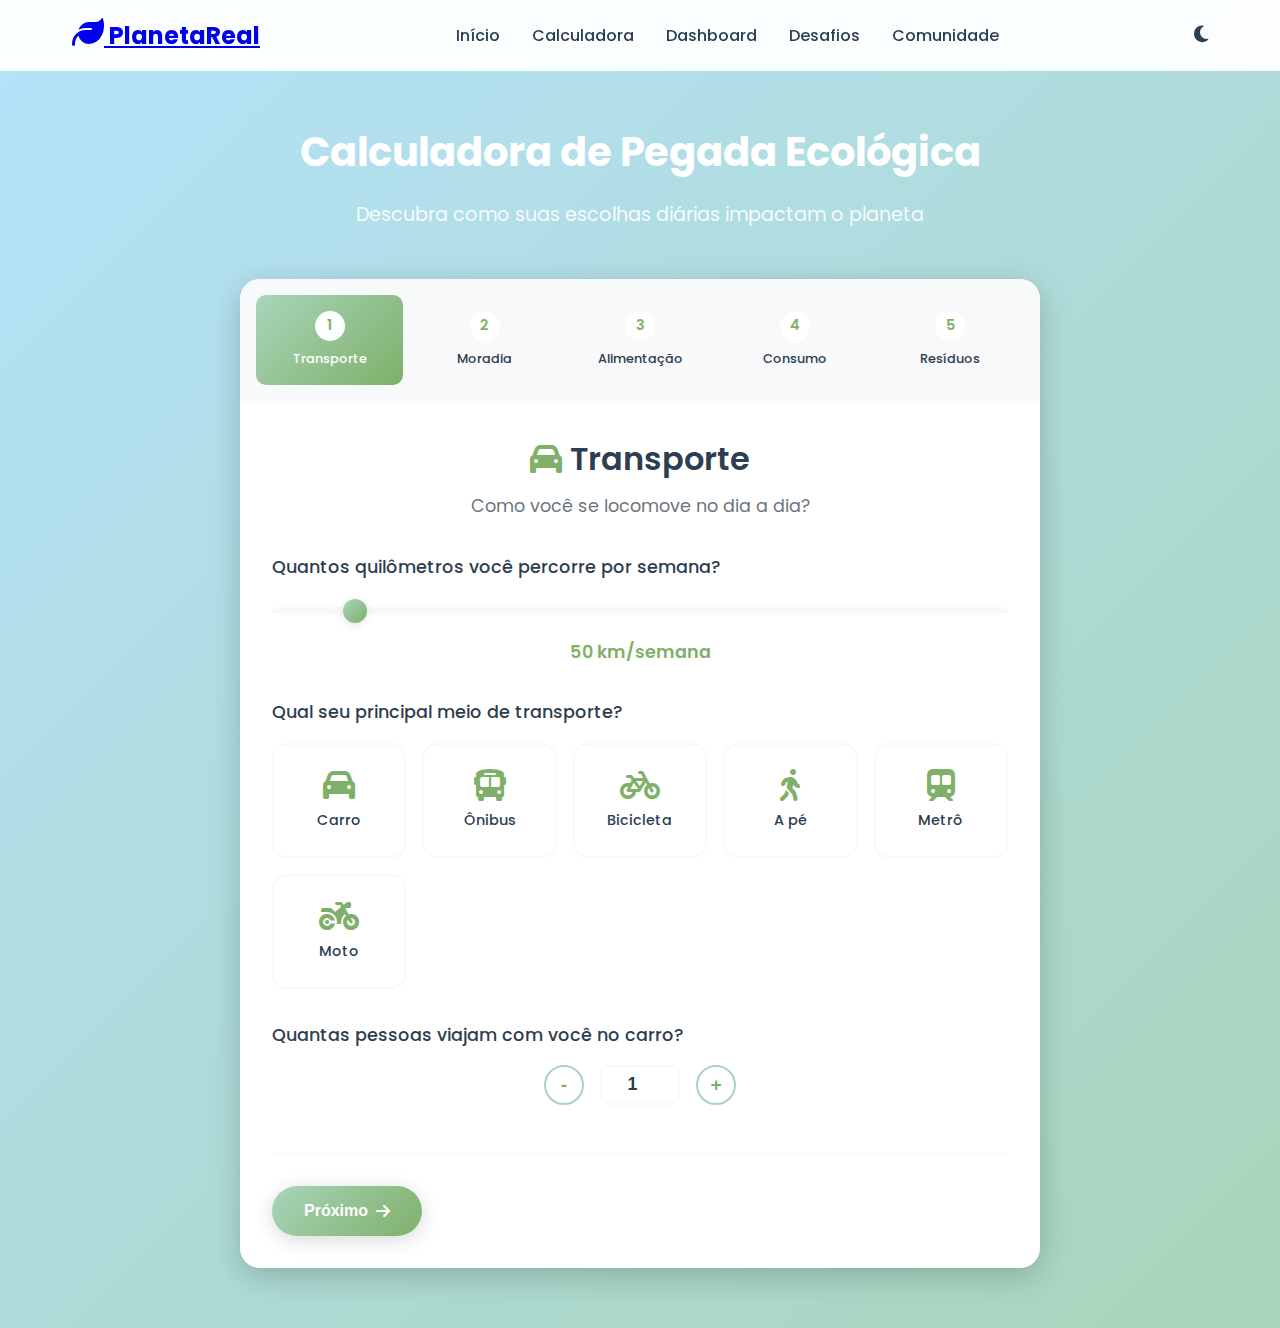
<file: calculator.html>
<!DOCTYPE html>
<html lang="pt-BR">
<head>
    <meta charset="UTF-8">
    <meta name="viewport" content="width=device-width, initial-scale=1.0">
    <title>Calculadora de Pegada Ecológica - PlanetaReal</title>
    <link rel="stylesheet" href="css/style.css">
    <link rel="stylesheet" href="css/calculator.css">
    <link rel="preconnect" href="https://fonts.googleapis.com">
    <link rel="preconnect" href="https://fonts.gstatic.com" crossorigin>
    <link href="https://fonts.googleapis.com/css2?family=Poppins:wght@300;400;500;600;700&display=swap" rel="stylesheet">
    <link rel="stylesheet" href="https://cdnjs.cloudflare.com/ajax/libs/font-awesome/6.4.0/css/all.min.css">
</head>
<body>
    <!-- Header -->
    <header class="header">
        <nav class="nav">
            <div class="nav-container">
                <div class="logo">
                    <a href="index.html">
                        <i class="fas fa-leaf"></i>
                        <span>PlanetaReal</span>
                    </a>
                </div>
                <ul class="nav-menu">
                    <li><a href="index.html">Início</a></li>
                    <li><a href="calculator.html" class="active">Calculadora</a></li>
                    <li><a href="dashboard.html">Dashboard</a></li>
                    <li><a href="challenges.html">Desafios</a></li>
                    <li><a href="community.html">Comunidade</a></li>
                </ul>
                <div class="nav-toggle">
                    <span></span>
                    <span></span>
                    <span></span>
                </div>
                <div class="theme-toggle">
                    <i class="fas fa-moon"></i>
                </div>
            </div>
        </nav>
    </header>

    <!-- Calculator Section -->
    <section class="calculator-section">
        <div class="container">
            <div class="calculator-header">
                <h1>Calculadora de Pegada Ecológica</h1>
                <p>Descubra como suas escolhas diárias impactam o planeta</p>
            </div>

            <div class="calculator-container">
                <div class="progress-bar">
                    <div class="progress-step active" data-step="1">
                        <div class="step-number">1</div>
                        <span>Transporte</span>
                    </div>
                    <div class="progress-step" data-step="2">
                        <div class="step-number">2</div>
                        <span>Moradia</span>
                    </div>
                    <div class="progress-step" data-step="3">
                        <div class="step-number">3</div>
                        <span>Alimentação</span>
                    </div>
                    <div class="progress-step" data-step="4">
                        <div class="step-number">4</div>
                        <span>Consumo</span>
                    </div>
                    <div class="progress-step" data-step="5">
                        <div class="step-number">5</div>
                        <span>Resíduos</span>
                    </div>
                </div>

                <div class="calculator-form">
                    <!-- Step 1: Transporte -->
                    <div class="step-content active" data-step="1">
                        <div class="step-header">
                            <h2><i class="fas fa-car"></i> Transporte</h2>
                            <p>Como você se locomove no dia a dia?</p>
                        </div>
                        
                        <div class="question-group">
                            <label>Quantos quilômetros você percorre por semana?</label>
                            <div class="slider-container">
                                <input type="range" id="distance" min="0" max="500" value="50" class="slider">
                                <div class="slider-value">
                                    <span id="distance-value">50</span> km/semana
                                </div>
                            </div>
                        </div>

                        <div class="question-group">
                            <label>Qual seu principal meio de transporte?</label>
                            <div class="options-grid">
                                <div class="option-card" data-value="car">
                                    <i class="fas fa-car"></i>
                                    <span>Carro</span>
                                </div>
                                <div class="option-card" data-value="bus">
                                    <i class="fas fa-bus"></i>
                                    <span>Ônibus</span>
                                </div>
                                <div class="option-card" data-value="bike">
                                    <i class="fas fa-bicycle"></i>
                                    <span>Bicicleta</span>
                                </div>
                                <div class="option-card" data-value="walk">
                                    <i class="fas fa-walking"></i>
                                    <span>A pé</span>
                                </div>
                                <div class="option-card" data-value="subway">
                                    <i class="fas fa-subway"></i>
                                    <span>Metrô</span>
                                </div>
                                <div class="option-card" data-value="motorcycle">
                                    <i class="fas fa-motorcycle"></i>
                                    <span>Moto</span>
                                </div>
                            </div>
                        </div>

                        <div class="question-group">
                            <label>Quantas pessoas viajam com você no carro?</label>
                            <div class="number-input">
                                <button type="button" class="btn-number" onclick="decrement('passengers')">-</button>
                                <input type="number" id="passengers" value="1" min="1" max="10">
                                <button type="button" class="btn-number" onclick="increment('passengers')">+</button>
                            </div>
                        </div>
                    </div>

                    <!-- Step 2: Moradia -->
                    <div class="step-content" data-step="2">
                        <div class="step-header">
                            <h2><i class="fas fa-home"></i> Moradia</h2>
                            <p>Como é sua casa e consumo de energia?</p>
                        </div>
                        
                        <div class="question-group">
                            <label>Qual o tamanho da sua casa?</label>
                            <div class="options-grid">
                                <div class="option-card" data-value="small">
                                    <i class="fas fa-home"></i>
                                    <span>Até 50m²</span>
                                </div>
                                <div class="option-card" data-value="medium">
                                    <i class="fas fa-home"></i>
                                    <span>51-100m²</span>
                                </div>
                                <div class="option-card" data-value="large">
                                    <i class="fas fa-home"></i>
                                    <span>101-200m²</span>
                                </div>
                                <div class="option-card" data-value="xlarge">
                                    <i class="fas fa-home"></i>
                                    <span>Mais de 200m²</span>
                                </div>
                            </div>
                        </div>

                        <div class="question-group">
                            <label>Quantas pessoas moram com você?</label>
                            <div class="number-input">
                                <button type="button" class="btn-number" onclick="decrement('household')">-</button>
                                <input type="number" id="household" value="1" min="1" max="10">
                                <button type="button" class="btn-number" onclick="increment('household')">+</button>
                            </div>
                        </div>

                        <div class="question-group">
                            <label>Qual sua fonte de energia?</label>
                            <div class="options-grid">
                                <div class="option-card" data-value="renewable">
                                    <i class="fas fa-solar-panel"></i>
                                    <span>Renovável</span>
                                </div>
                                <div class="option-card" data-value="mixed">
                                    <i class="fas fa-bolt"></i>
                                    <span>Mista</span>
                                </div>
                                <div class="option-card" data-value="fossil">
                                    <i class="fas fa-fire"></i>
                                    <span>Fóssil</span>
                                </div>
                            </div>
                        </div>

                        <div class="question-group">
                            <label>Consumo mensal de energia (kWh)</label>
                            <div class="slider-container">
                                <input type="range" id="energy" min="0" max="1000" value="300" class="slider">
                                <div class="slider-value">
                                    <span id="energy-value">300</span> kWh/mês
                                </div>
                            </div>
                        </div>
                    </div>

                    <!-- Step 3: Alimentação -->
                    <div class="step-content" data-step="3">
                        <div class="step-header">
                            <h2><i class="fas fa-utensils"></i> Alimentação</h2>
                            <p>Como são seus hábitos alimentares?</p>
                        </div>
                        
                        <div class="question-group">
                            <label>Qual sua dieta principal?</label>
                            <div class="options-grid">
                                <div class="option-card" data-value="vegan">
                                    <i class="fas fa-seedling"></i>
                                    <span>Vegana</span>
                                </div>
                                <div class="option-card" data-value="vegetarian">
                                    <i class="fas fa-carrot"></i>
                                    <span>Vegetariana</span>
                                </div>
                                <div class="option-card" data-value="flexitarian">
                                    <i class="fas fa-balance-scale"></i>
                                    <span>Flexitariana</span>
                                </div>
                                <div class="option-card" data-value="omnivore">
                                    <i class="fas fa-drumstick-bite"></i>
                                    <span>Onívora</span>
                                </div>
                            </div>
                        </div>

                        <div class="question-group">
                            <label>Quantas refeições com carne você faz por semana?</label>
                            <div class="slider-container">
                                <input type="range" id="meat-meals" min="0" max="21" value="7" class="slider">
                                <div class="slider-value">
                                    <span id="meat-meals-value">7</span> refeições/semana
                                </div>
                            </div>
                        </div>

                        <div class="question-group">
                            <label>Você consome produtos orgânicos?</label>
                            <div class="options-grid">
                                <div class="option-card" data-value="always">
                                    <i class="fas fa-leaf"></i>
                                    <span>Sempre</span>
                                </div>
                                <div class="option-card" data-value="sometimes">
                                    <i class="fas fa-leaf"></i>
                                    <span>Às vezes</span>
                                </div>
                                <div class="option-card" data-value="rarely">
                                    <i class="fas fa-leaf"></i>
                                    <span>Raramente</span>
                                </div>
                                <div class="option-card" data-value="never">
                                    <i class="fas fa-leaf"></i>
                                    <span>Nunca</span>
                                </div>
                            </div>
                        </div>
                    </div>

                    <!-- Step 4: Consumo -->
                    <div class="step-content" data-step="4">
                        <div class="step-header">
                            <h2><i class="fas fa-shopping-bag"></i> Consumo</h2>
                            <p>Como você consome produtos e serviços?</p>
                        </div>
                        
                        <div class="question-group">
                            <label>Quantas roupas você compra por mês?</label>
                            <div class="slider-container">
                                <input type="range" id="clothes" min="0" max="20" value="3" class="slider">
                                <div class="slider-value">
                                    <span id="clothes-value">3</span> peças/mês
                                </div>
                            </div>
                        </div>

                        <div class="question-group">
                            <label>Você compra produtos de segunda mão?</label>
                            <div class="options-grid">
                                <div class="option-card" data-value="always">
                                    <i class="fas fa-recycle"></i>
                                    <span>Sempre</span>
                                </div>
                                <div class="option-card" data-value="sometimes">
                                    <i class="fas fa-recycle"></i>
                                    <span>Às vezes</span>
                                </div>
                                <div class="option-card" data-value="rarely">
                                    <i class="fas fa-recycle"></i>
                                    <span>Raramente</span>
                                </div>
                                <div class="option-card" data-value="never">
                                    <i class="fas fa-recycle"></i>
                                    <span>Nunca</span>
                                </div>
                            </div>
                        </div>

                        <div class="question-group">
                            <label>Quantos dispositivos eletrônicos você compra por ano?</label>
                            <div class="slider-container">
                                <input type="range" id="electronics" min="0" max="10" value="1" class="slider">
                                <div class="slider-value">
                                    <span id="electronics-value">1</span> dispositivo/ano
                                </div>
                            </div>
                        </div>
                    </div>

                    <!-- Step 5: Resíduos -->
                    <div class="step-content" data-step="5">
                        <div class="step-header">
                            <h2><i class="fas fa-recycle"></i> Resíduos</h2>
                            <p>Como você gerencia seus resíduos?</p>
                        </div>
                        
                        <div class="question-group">
                            <label>Você recicla?</label>
                            <div class="options-grid">
                                <div class="option-card" data-value="always">
                                    <i class="fas fa-recycle"></i>
                                    <span>Sempre</span>
                                </div>
                                <div class="option-card" data-value="sometimes">
                                    <i class="fas fa-recycle"></i>
                                    <span>Às vezes</span>
                                </div>
                                <div class="option-card" data-value="rarely">
                                    <i class="fas fa-recycle"></i>
                                    <span>Raramente</span>
                                </div>
                                <div class="option-card" data-value="never">
                                    <i class="fas fa-recycle"></i>
                                    <span>Nunca</span>
                                </div>
                            </div>
                        </div>

                        <div class="question-group">
                            <label>Quantos sacos de lixo você gera por semana?</label>
                            <div class="slider-container">
                                <input type="range" id="waste" min="0" max="10" value="2" class="slider">
                                <div class="slider-value">
                                    <span id="waste-value">2</span> sacos/semana
                                </div>
                            </div>
                        </div>

                        <div class="question-group">
                            <label>Você faz compostagem?</label>
                            <div class="options-grid">
                                <div class="option-card" data-value="yes">
                                    <i class="fas fa-seedling"></i>
                                    <span>Sim</span>
                                </div>
                                <div class="option-card" data-value="no">
                                    <i class="fas fa-times"></i>
                                    <span>Não</span>
                                </div>
                            </div>
                        </div>
                    </div>

                    <!-- Navigation Buttons -->
                    <div class="step-navigation">
                        <button type="button" class="btn btn-secondary" id="prev-btn" style="display: none;">
                            <i class="fas fa-arrow-left"></i>
                            Anterior
                        </button>
                        <button type="button" class="btn btn-primary" id="next-btn">
                            Próximo
                            <i class="fas fa-arrow-right"></i>
                        </button>
                        <button type="button" class="btn btn-success" id="calculate-btn" style="display: none;">
                            <i class="fas fa-calculator"></i>
                            Calcular Resultado
                        </button>
                    </div>
                </div>
            </div>
        </div>
    </section>

    <!-- Results Modal -->
    <div id="results-modal" class="modal">
        <div class="modal-content results-content">
            <span class="close">&times;</span>
            <div class="results-header">
                <h2>Seu Resultado</h2>
                <div class="footprint-score">
                    <div class="score-circle">
                        <span id="footprint-number">0</span>
                        <small>ton CO₂/ano</small>
                    </div>
                </div>
            </div>
            
            <div class="results-details">
                <div class="category-breakdown">
                    <h3>Breakdown por Categoria</h3>
                    <div class="breakdown-chart">
                        <div class="chart-bar">
                            <span>Transporte</span>
                            <div class="bar">
                                <div class="bar-fill" id="transport-bar" style="width: 0%"></div>
                            </div>
                            <span id="transport-value">0%</span>
                        </div>
                        <div class="chart-bar">
                            <span>Moradia</span>
                            <div class="bar">
                                <div class="bar-fill" id="housing-bar" style="width: 0%"></div>
                            </div>
                            <span id="housing-value">0%</span>
                        </div>
                        <div class="chart-bar">
                            <span>Alimentação</span>
                            <div class="bar">
                                <div class="bar-fill" id="food-bar" style="width: 0%"></div>
                            </div>
                            <span id="food-value">0%</span>
                        </div>
                        <div class="chart-bar">
                            <span>Consumo</span>
                            <div class="bar">
                                <div class="bar-fill" id="consumption-bar" style="width: 0%"></div>
                            </div>
                            <span id="consumption-value">0%</span>
                        </div>
                        <div class="chart-bar">
                            <span>Resíduos</span>
                            <div class="bar">
                                <div class="bar-fill" id="waste-bar" style="width: 0%"></div>
                            </div>
                            <span id="waste-value">0%</span>
                        </div>
                    </div>
                </div>
                
                <div class="comparison">
                    <h3>Comparação</h3>
                    <div class="comparison-item">
                        <span>Sua pegada:</span>
                        <span id="user-footprint">0 ton CO₂/ano</span>
                    </div>
                    <div class="comparison-item">
                        <span>Média brasileira:</span>
                        <span>2.5 ton CO₂/ano</span>
                    </div>
                    <div class="comparison-item">
                        <span>Meta sustentável:</span>
                        <span>1.5 ton CO₂/ano</span>
                    </div>
                </div>
                
                <div class="recommendations">
                    <h3>Recomendações</h3>
                    <div id="recommendations-list">
                        <!-- Recommendations will be populated by JavaScript -->
                    </div>
                </div>
            </div>
            
            <div class="results-actions">
                <button class="btn btn-primary" onclick="saveResults()">
                    <i class="fas fa-save"></i>
                    Salvar Resultado
                </button>
                <button class="btn btn-secondary" onclick="createActionPlan()">
                    <i class="fas fa-clipboard-list"></i>
                    Criar Plano de Ação
                </button>
                <a href="dashboard.html" class="btn btn-success">
                    <i class="fas fa-chart-line"></i>
                    Ver Dashboard
                </a>
            </div>
        </div>
    </div>

    <script src="js/calculator.js"></script>
</body>
</html>
</file>
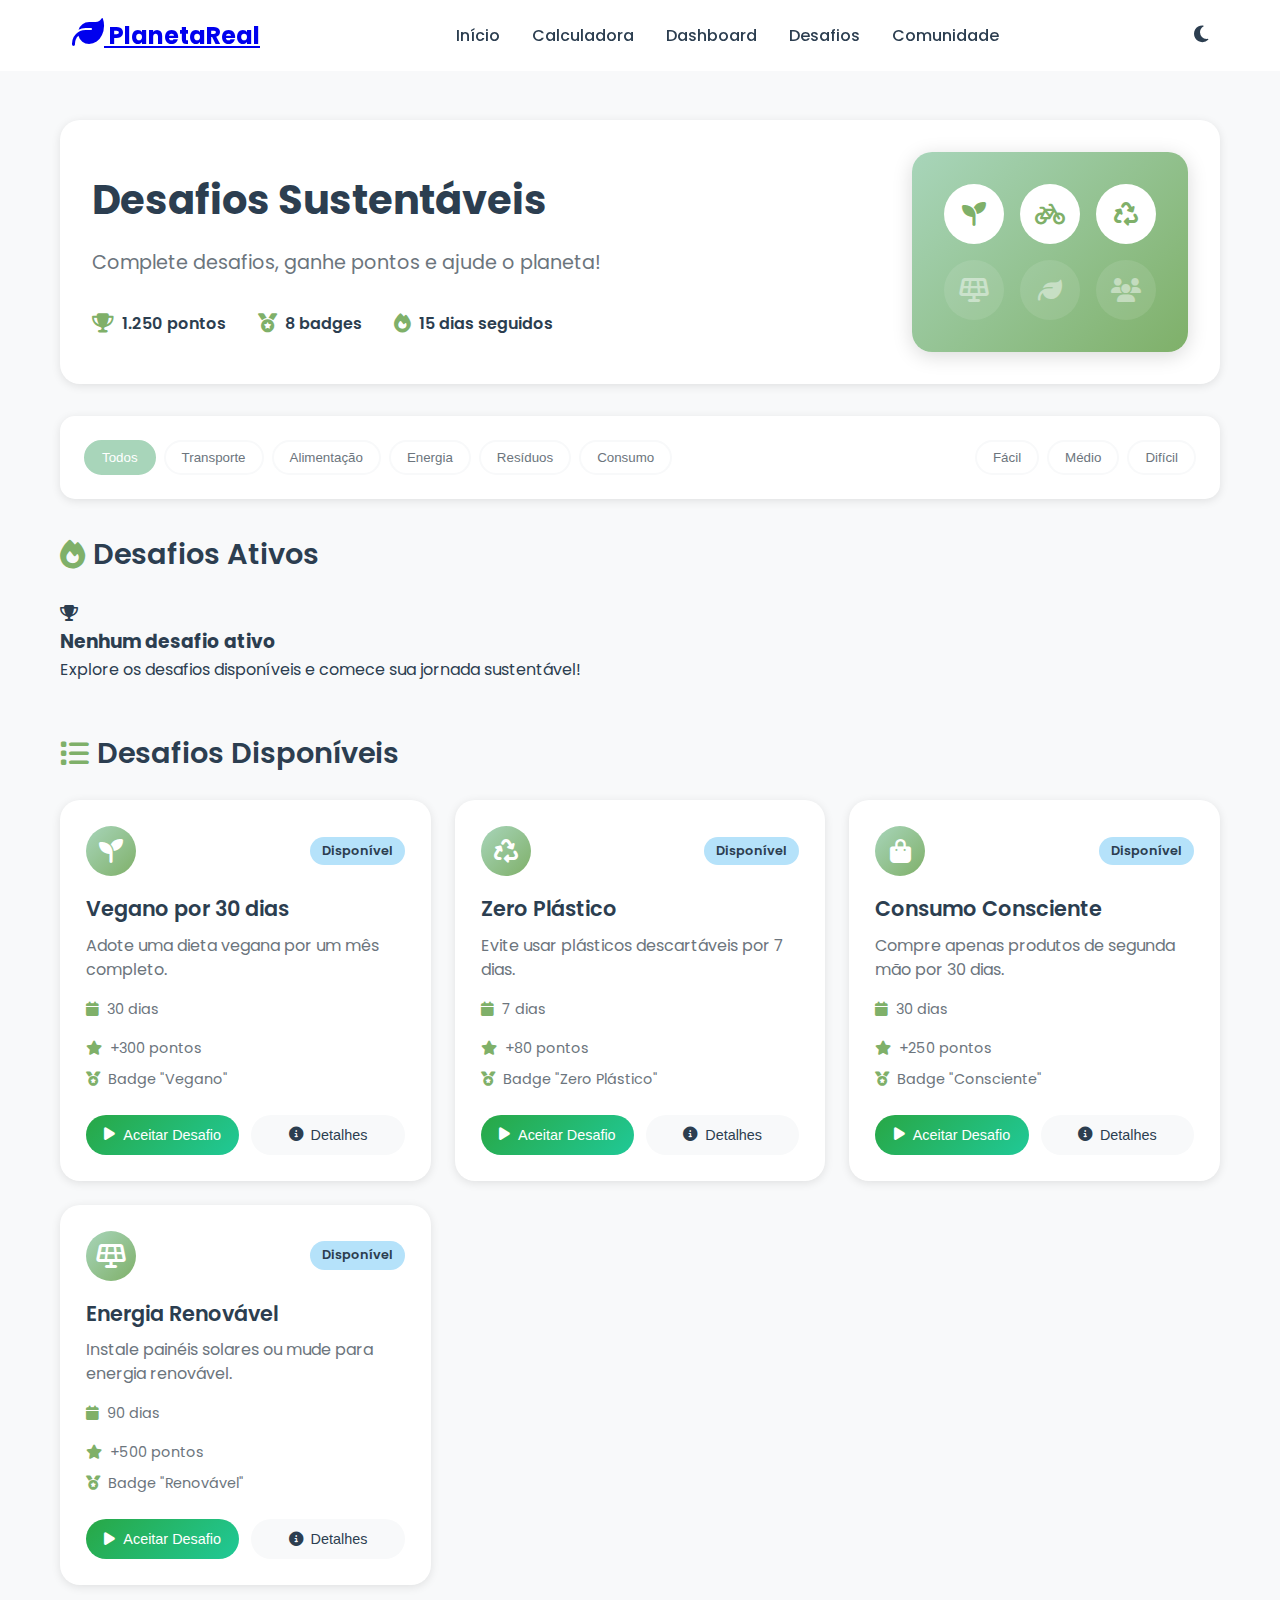
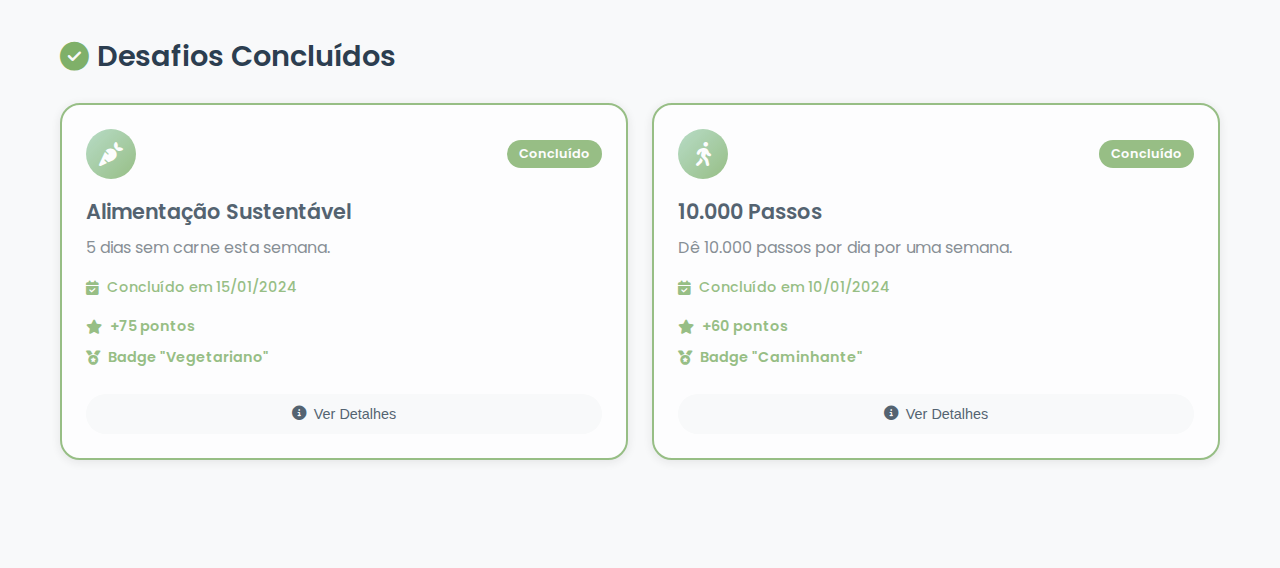
<file: challenges.html>
<!DOCTYPE html>
<html lang="pt-BR">
<head>
    <meta charset="UTF-8">
    <meta name="viewport" content="width=device-width, initial-scale=1.0">
    <title>Desafios - PlanetaReal</title>
    <link rel="stylesheet" href="css/style.css">
    <link rel="stylesheet" href="css/challenges.css">
    <link rel="preconnect" href="https://fonts.googleapis.com">
    <link rel="preconnect" href="https://fonts.gstatic.com" crossorigin>
    <link href="https://fonts.googleapis.com/css2?family=Poppins:wght@300;400;500;600;700&display=swap" rel="stylesheet">
    <link rel="stylesheet" href="https://cdnjs.cloudflare.com/ajax/libs/font-awesome/6.4.0/css/all.min.css">
</head>
<body>
    <!-- Header -->
    <header class="header">
        <nav class="nav">
            <div class="nav-container">
                <div class="logo">
                    <a href="index.html">
                        <i class="fas fa-leaf"></i>
                        <span>PlanetaReal</span>
                    </a>
                </div>
                <ul class="nav-menu">
                    <li><a href="index.html">Início</a></li>
                    <li><a href="calculator.html">Calculadora</a></li>
                    <li><a href="dashboard.html">Dashboard</a></li>
                    <li><a href="challenges.html" class="active">Desafios</a></li>
                    <li><a href="community.html">Comunidade</a></li>
                </ul>
                <div class="nav-toggle">
                    <span></span>
                    <span></span>
                    <span></span>
                </div>
                <div class="theme-toggle">
                    <i class="fas fa-moon"></i>
                </div>
            </div>
        </nav>
    </header>

    <!-- Challenges Section -->
    <section class="challenges-section">
        <div class="container">
            <!-- Challenges Header -->
            <div class="challenges-header">
                <div class="header-content">
                    <h1>Desafios Sustentáveis</h1>
                    <p>Complete desafios, ganhe pontos e ajude o planeta!</p>
                    <div class="user-stats">
                        <div class="stat-item">
                            <i class="fas fa-trophy"></i>
                            <span>1.250 pontos</span>
                        </div>
                        <div class="stat-item">
                            <i class="fas fa-medal"></i>
                            <span>8 badges</span>
                        </div>
                        <div class="stat-item">
                            <i class="fas fa-fire"></i>
                            <span>15 dias seguidos</span>
                        </div>
                    </div>
                </div>
                <div class="header-visual">
                    <div class="achievement-showcase">
                        <div class="badge-grid">
                            <div class="badge earned">
                                <i class="fas fa-seedling"></i>
                            </div>
                            <div class="badge earned">
                                <i class="fas fa-bicycle"></i>
                            </div>
                            <div class="badge earned">
                                <i class="fas fa-recycle"></i>
                            </div>
                            <div class="badge">
                                <i class="fas fa-solar-panel"></i>
                            </div>
                            <div class="badge">
                                <i class="fas fa-leaf"></i>
                            </div>
                            <div class="badge">
                                <i class="fas fa-users"></i>
                            </div>
                        </div>
                    </div>
                </div>
            </div>

            <!-- Challenge Filters -->
            <div class="challenge-filters">
                <div class="filter-group">
                    <button class="filter-btn active" data-filter="all">Todos</button>
                    <button class="filter-btn" data-filter="transport">Transporte</button>
                    <button class="filter-btn" data-filter="food">Alimentação</button>
                    <button class="filter-btn" data-filter="energy">Energia</button>
                    <button class="filter-btn" data-filter="waste">Resíduos</button>
                    <button class="filter-btn" data-filter="consumption">Consumo</button>
                </div>
                <div class="filter-group">
                    <button class="filter-btn" data-difficulty="easy">Fácil</button>
                    <button class="filter-btn" data-difficulty="medium">Médio</button>
                    <button class="filter-btn" data-difficulty="hard">Difícil</button>
                </div>
            </div>

            <!-- Active Challenges -->
            <div class="challenges-section-group">
                <h2><i class="fas fa-fire"></i> Desafios Ativos</h2>
                <div class="challenges-grid active-challenges">
                    <div class="challenge-card active" data-category="transport" data-difficulty="medium">
                        <div class="challenge-header">
                            <div class="challenge-icon">
                                <i class="fas fa-bicycle"></i>
                            </div>
                            <div class="challenge-status active">
                                <span>Em andamento</span>
                            </div>
                        </div>
                        <div class="challenge-content">
                            <h3>Semana Sem Carro</h3>
                            <p>Use apenas transporte público, bicicleta ou caminhe por 7 dias consecutivos.</p>
                            <div class="challenge-progress">
                                <div class="progress-info">
                                    <span>Progresso: 3/7 dias</span>
                                    <span>43%</span>
                                </div>
                                <div class="progress-bar">
                                    <div class="progress-fill" style="width: 43%"></div>
                                </div>
                            </div>
                            <div class="challenge-rewards">
                                <div class="reward">
                                    <i class="fas fa-star"></i>
                                    <span>+100 pontos</span>
                                </div>
                                <div class="reward">
                                    <i class="fas fa-medal"></i>
                                    <span>Badge "Ciclista Verde"</span>
                                </div>
                            </div>
                        </div>
                        <div class="challenge-actions">
                            <button class="btn btn-primary" onclick="updateProgress(1)">
                                <i class="fas fa-check"></i>
                                Marcar como feito
                            </button>
                            <button class="btn btn-secondary" onclick="viewDetails(1)">
                                <i class="fas fa-info-circle"></i>
                                Detalhes
                            </button>
                        </div>
                    </div>

                    <div class="challenge-card active" data-category="food" data-difficulty="easy">
                        <div class="challenge-header">
                            <div class="challenge-icon">
                                <i class="fas fa-utensils"></i>
                            </div>
                            <div class="challenge-status active">
                                <span>Em andamento</span>
                            </div>
                        </div>
                        <div class="challenge-content">
                            <h3>Reduzir Desperdício</h3>
                            <p>Diminua o desperdício de comida em 50% esta semana.</p>
                            <div class="challenge-progress">
                                <div class="progress-info">
                                    <span>Progresso: 60%</span>
                                    <span>60%</span>
                                </div>
                                <div class="progress-bar">
                                    <div class="progress-fill" style="width: 60%"></div>
                                </div>
                            </div>
                            <div class="challenge-rewards">
                                <div class="reward">
                                    <i class="fas fa-star"></i>
                                    <span>+75 pontos</span>
                                </div>
                                <div class="reward">
                                    <i class="fas fa-medal"></i>
                                    <span>Badge "Anti-Desperdício"</span>
                                </div>
                            </div>
                        </div>
                        <div class="challenge-actions">
                            <button class="btn btn-primary" onclick="updateProgress(2)">
                                <i class="fas fa-check"></i>
                                Marcar como feito
                            </button>
                            <button class="btn btn-secondary" onclick="viewDetails(2)">
                                <i class="fas fa-info-circle"></i>
                                Detalhes
                            </button>
                        </div>
                    </div>

                    <div class="challenge-card active" data-category="energy" data-difficulty="easy">
                        <div class="challenge-header">
                            <div class="challenge-icon">
                                <i class="fas fa-lightbulb"></i>
                            </div>
                            <div class="challenge-status active">
                                <span>Em andamento</span>
                            </div>
                        </div>
                        <div class="challenge-content">
                            <h3>Eficiência Energética</h3>
                            <p>Troque 5 lâmpadas incandescentes por LED.</p>
                            <div class="challenge-progress">
                                <div class="progress-info">
                                    <span>Progresso: 2/5 lâmpadas</span>
                                    <span>40%</span>
                                </div>
                                <div class="progress-bar">
                                    <div class="progress-fill" style="width: 40%"></div>
                                </div>
                            </div>
                            <div class="challenge-rewards">
                                <div class="reward">
                                    <i class="fas fa-star"></i>
                                    <span>+50 pontos</span>
                                </div>
                                <div class="reward">
                                    <i class="fas fa-medal"></i>
                                    <span>Badge "Eficiência"</span>
                                </div>
                            </div>
                        </div>
                        <div class="challenge-actions">
                            <button class="btn btn-primary" onclick="updateProgress(3)">
                                <i class="fas fa-check"></i>
                                Marcar como feito
                            </button>
                            <button class="btn btn-secondary" onclick="viewDetails(3)">
                                <i class="fas fa-info-circle"></i>
                                Detalhes
                            </button>
                        </div>
                    </div>
                </div>
            </div>

            <!-- Available Challenges -->
            <div class="challenges-section-group">
                <h2><i class="fas fa-list"></i> Desafios Disponíveis</h2>
                <div class="challenges-grid available-challenges">
                    <div class="challenge-card available" data-category="food" data-difficulty="medium">
                        <div class="challenge-header">
                            <div class="challenge-icon">
                                <i class="fas fa-seedling"></i>
                            </div>
                            <div class="challenge-status available">
                                <span>Disponível</span>
                            </div>
                        </div>
                        <div class="challenge-content">
                            <h3>Vegano por 30 dias</h3>
                            <p>Adote uma dieta vegana por um mês completo.</p>
                            <div class="challenge-duration">
                                <i class="fas fa-calendar"></i>
                                <span>30 dias</span>
                            </div>
                            <div class="challenge-rewards">
                                <div class="reward">
                                    <i class="fas fa-star"></i>
                                    <span>+300 pontos</span>
                                </div>
                                <div class="reward">
                                    <i class="fas fa-medal"></i>
                                    <span>Badge "Vegano"</span>
                                </div>
                            </div>
                        </div>
                        <div class="challenge-actions">
                            <button class="btn btn-success" onclick="acceptChallenge(4)">
                                <i class="fas fa-play"></i>
                                Aceitar Desafio
                            </button>
                            <button class="btn btn-secondary" onclick="viewDetails(4)">
                                <i class="fas fa-info-circle"></i>
                                Detalhes
                            </button>
                        </div>
                    </div>

                    <div class="challenge-card available" data-category="waste" data-difficulty="easy">
                        <div class="challenge-header">
                            <div class="challenge-icon">
                                <i class="fas fa-recycle"></i>
                            </div>
                            <div class="challenge-status available">
                                <span>Disponível</span>
                            </div>
                        </div>
                        <div class="challenge-content">
                            <h3>Zero Plástico</h3>
                            <p>Evite usar plásticos descartáveis por 7 dias.</p>
                            <div class="challenge-duration">
                                <i class="fas fa-calendar"></i>
                                <span>7 dias</span>
                            </div>
                            <div class="challenge-rewards">
                                <div class="reward">
                                    <i class="fas fa-star"></i>
                                    <span>+80 pontos</span>
                                </div>
                                <div class="reward">
                                    <i class="fas fa-medal"></i>
                                    <span>Badge "Zero Plástico"</span>
                                </div>
                            </div>
                        </div>
                        <div class="challenge-actions">
                            <button class="btn btn-success" onclick="acceptChallenge(5)">
                                <i class="fas fa-play"></i>
                                Aceitar Desafio
                            </button>
                            <button class="btn btn-secondary" onclick="viewDetails(5)">
                                <i class="fas fa-info-circle"></i>
                                Detalhes
                            </button>
                        </div>
                    </div>

                    <div class="challenge-card available" data-category="consumption" data-difficulty="hard">
                        <div class="challenge-header">
                            <div class="challenge-icon">
                                <i class="fas fa-shopping-bag"></i>
                            </div>
                            <div class="challenge-status available">
                                <span>Disponível</span>
                            </div>
                        </div>
                        <div class="challenge-content">
                            <h3>Consumo Consciente</h3>
                            <p>Compre apenas produtos de segunda mão por 30 dias.</p>
                            <div class="challenge-duration">
                                <i class="fas fa-calendar"></i>
                                <span>30 dias</span>
                            </div>
                            <div class="challenge-rewards">
                                <div class="reward">
                                    <i class="fas fa-star"></i>
                                    <span>+250 pontos</span>
                                </div>
                                <div class="reward">
                                    <i class="fas fa-medal"></i>
                                    <span>Badge "Consciente"</span>
                                </div>
                            </div>
                        </div>
                        <div class="challenge-actions">
                            <button class="btn btn-success" onclick="acceptChallenge(6)">
                                <i class="fas fa-play"></i>
                                Aceitar Desafio
                            </button>
                            <button class="btn btn-secondary" onclick="viewDetails(6)">
                                <i class="fas fa-info-circle"></i>
                                Detalhes
                            </button>
                        </div>
                    </div>

                    <div class="challenge-card available" data-category="energy" data-difficulty="medium">
                        <div class="challenge-header">
                            <div class="challenge-icon">
                                <i class="fas fa-solar-panel"></i>
                            </div>
                            <div class="challenge-status available">
                                <span>Disponível</span>
                            </div>
                        </div>
                        <div class="challenge-content">
                            <h3>Energia Renovável</h3>
                            <p>Instale painéis solares ou mude para energia renovável.</p>
                            <div class="challenge-duration">
                                <i class="fas fa-calendar"></i>
                                <span>90 dias</span>
                            </div>
                            <div class="challenge-rewards">
                                <div class="reward">
                                    <i class="fas fa-star"></i>
                                    <span>+500 pontos</span>
                                </div>
                                <div class="reward">
                                    <i class="fas fa-medal"></i>
                                    <span>Badge "Renovável"</span>
                                </div>
                            </div>
                        </div>
                        <div class="challenge-actions">
                            <button class="btn btn-success" onclick="acceptChallenge(7)">
                                <i class="fas fa-play"></i>
                                Aceitar Desafio
                            </button>
                            <button class="btn btn-secondary" onclick="viewDetails(7)">
                                <i class="fas fa-info-circle"></i>
                                Detalhes
                            </button>
                        </div>
                    </div>
                </div>
            </div>

            <!-- Completed Challenges -->
            <div class="challenges-section-group">
                <h2><i class="fas fa-check-circle"></i> Desafios Concluídos</h2>
                <div class="challenges-grid completed-challenges">
                    <div class="challenge-card completed" data-category="food" data-difficulty="easy">
                        <div class="challenge-header">
                            <div class="challenge-icon">
                                <i class="fas fa-carrot"></i>
                            </div>
                            <div class="challenge-status completed">
                                <span>Concluído</span>
                            </div>
                        </div>
                        <div class="challenge-content">
                            <h3>Alimentação Sustentável</h3>
                            <p>5 dias sem carne esta semana.</p>
                            <div class="completion-date">
                                <i class="fas fa-calendar-check"></i>
                                <span>Concluído em 15/01/2024</span>
                            </div>
                            <div class="challenge-rewards">
                                <div class="reward earned">
                                    <i class="fas fa-star"></i>
                                    <span>+75 pontos</span>
                                </div>
                                <div class="reward earned">
                                    <i class="fas fa-medal"></i>
                                    <span>Badge "Vegetariano"</span>
                                </div>
                            </div>
                        </div>
                        <div class="challenge-actions">
                            <button class="btn btn-secondary" onclick="viewDetails(8)">
                                <i class="fas fa-info-circle"></i>
                                Ver Detalhes
                            </button>
                        </div>
                    </div>

                    <div class="challenge-card completed" data-category="transport" data-difficulty="easy">
                        <div class="challenge-header">
                            <div class="challenge-icon">
                                <i class="fas fa-walking"></i>
                            </div>
                            <div class="challenge-status completed">
                                <span>Concluído</span>
                            </div>
                        </div>
                        <div class="challenge-content">
                            <h3>10.000 Passos</h3>
                            <p>Dê 10.000 passos por dia por uma semana.</p>
                            <div class="completion-date">
                                <i class="fas fa-calendar-check"></i>
                                <span>Concluído em 10/01/2024</span>
                            </div>
                            <div class="challenge-rewards">
                                <div class="reward earned">
                                    <i class="fas fa-star"></i>
                                    <span>+60 pontos</span>
                                </div>
                                <div class="reward earned">
                                    <i class="fas fa-medal"></i>
                                    <span>Badge "Caminhante"</span>
                                </div>
                            </div>
                        </div>
                        <div class="challenge-actions">
                            <button class="btn btn-secondary" onclick="viewDetails(9)">
                                <i class="fas fa-info-circle"></i>
                                Ver Detalhes
                            </button>
                        </div>
                    </div>
                </div>
            </div>
        </div>
    </section>

    <!-- Challenge Details Modal -->
    <div id="challenge-modal" class="modal">
        <div class="modal-content challenge-details">
            <span class="close">&times;</span>
            <div class="challenge-detail-header">
                <div class="challenge-detail-icon">
                    <i class="fas fa-bicycle"></i>
                </div>
                <div class="challenge-detail-info">
                    <h2 id="modal-challenge-title">Semana Sem Carro</h2>
                    <div class="challenge-detail-meta">
                        <span class="difficulty easy">Fácil</span>
                        <span class="duration">7 dias</span>
                        <span class="category">Transporte</span>
                    </div>
                </div>
            </div>
            
            <div class="challenge-detail-content">
                <div class="detail-section">
                    <h3>Descrição</h3>
                    <p id="modal-challenge-description">
                        Use apenas transporte público, bicicleta ou caminhe por 7 dias consecutivos. 
                        Este desafio ajuda a reduzir significativamente sua pegada de carbono e 
                        promove hábitos mais saudáveis.
                    </p>
                </div>
                
                <div class="detail-section">
                    <h3>Como Participar</h3>
                    <ul id="modal-challenge-steps">
                        <li>Planeje suas rotas com antecedência</li>
                        <li>Use aplicativos de transporte público</li>
                        <li>Mantenha um registro diário</li>
                        <li>Marque cada dia como concluído</li>
                    </ul>
                </div>
                
                <div class="detail-section">
                    <h3>Impacto Ambiental</h3>
                    <div class="impact-metrics">
                        <div class="impact-metric">
                            <i class="fas fa-cloud"></i>
                            <span>-0.5 ton CO₂</span>
                            <small>por semana</small>
                        </div>
                        <div class="impact-metric">
                            <i class="fas fa-tint"></i>
                            <span>-50L água</span>
                            <small>economizada</small>
                        </div>
                        <div class="impact-metric">
                            <i class="fas fa-leaf"></i>
                            <span>+2 árvores</span>
                            <small>equivalente</small>
                        </div>
                    </div>
                </div>
                
                <div class="detail-section">
                    <h3>Recompensas</h3>
                    <div class="rewards-list">
                        <div class="reward-item">
                            <i class="fas fa-star"></i>
                            <span>100 pontos</span>
                        </div>
                        <div class="reward-item">
                            <i class="fas fa-medal"></i>
                            <span>Badge "Ciclista Verde"</span>
                        </div>
                        <div class="reward-item">
                            <i class="fas fa-trophy"></i>
                            <span>Ranking na comunidade</span>
                        </div>
                    </div>
                </div>
            </div>
            
            <div class="challenge-detail-actions">
                <button class="btn btn-primary" id="modal-accept-btn">
                    <i class="fas fa-play"></i>
                    Aceitar Desafio
                </button>
                <button class="btn btn-secondary" onclick="closeModal()">
                    <i class="fas fa-times"></i>
                    Fechar
                </button>
            </div>
        </div>
    </div>

    <script src="js/challenges.js"></script>
</body>
</html>
</file>
<file: css/calculator.css>
/* Calculator Specific Styles */
.calculator-section {
    padding: 120px 0 60px;
    background: linear-gradient(135deg, var(--sky-blue), var(--primary-green));
    min-height: 100vh;
}

.calculator-header {
    text-align: center;
    margin-bottom: 3rem;
}

.calculator-header h1 {
    font-size: 2.5rem;
    font-weight: 700;
    color: var(--white);
    margin-bottom: 1rem;
}

.calculator-header p {
    font-size: 1.2rem;
    color: var(--white);
    opacity: 0.9;
}

.calculator-container {
    max-width: 800px;
    margin: 0 auto;
    background: var(--white);
    border-radius: 20px;
    box-shadow: var(--shadow-heavy);
    overflow: hidden;
}

/* Progress Bar */
.progress-bar {
    display: flex;
    background: var(--light-gray);
    padding: 1rem;
    gap: 0.5rem;
}

.progress-step {
    flex: 1;
    display: flex;
    flex-direction: column;
    align-items: center;
    gap: 0.5rem;
    padding: 1rem 0.5rem;
    border-radius: 10px;
    transition: var(--transition);
    cursor: pointer;
}

.progress-step.active {
    background: var(--gradient-primary);
    color: var(--white);
}

.progress-step.completed {
    background: var(--secondary-green);
    color: var(--white);
}

.step-number {
    width: 30px;
    height: 30px;
    border-radius: 50%;
    background: var(--white);
    color: var(--secondary-green);
    display: flex;
    align-items: center;
    justify-content: center;
    font-weight: 600;
    font-size: 0.9rem;
}

.progress-step.active .step-number,
.progress-step.completed .step-number {
    background: var(--white);
    color: var(--secondary-green);
}

.progress-step span {
    font-size: 0.8rem;
    font-weight: 500;
    text-align: center;
}

/* Calculator Form */
.calculator-form {
    padding: 2rem;
}

.step-content {
    display: none;
    animation: fadeIn 0.5s ease-out;
}

.step-content.active {
    display: block;
}

.step-header {
    text-align: center;
    margin-bottom: 2rem;
}

.step-header h2 {
    font-size: 2rem;
    font-weight: 600;
    color: var(--dark-gray);
    margin-bottom: 0.5rem;
    display: flex;
    align-items: center;
    justify-content: center;
    gap: 0.5rem;
}

.step-header h2 i {
    color: var(--secondary-green);
}

.step-header p {
    color: var(--text-gray);
    font-size: 1.1rem;
}

/* Question Groups */
.question-group {
    margin-bottom: 2rem;
}

.question-group label {
    display: block;
    font-size: 1.1rem;
    font-weight: 500;
    color: var(--dark-gray);
    margin-bottom: 1rem;
}

/* Slider Styles */
.slider-container {
    position: relative;
    margin: 1rem 0;
}

.slider {
    width: 100%;
    height: 8px;
    border-radius: 5px;
    background: var(--light-gray);
    outline: none;
    -webkit-appearance: none;
    appearance: none;
}

.slider::-webkit-slider-thumb {
    -webkit-appearance: none;
    appearance: none;
    width: 24px;
    height: 24px;
    border-radius: 50%;
    background: var(--gradient-primary);
    cursor: pointer;
    box-shadow: var(--shadow-light);
    transition: var(--transition);
}

.slider::-webkit-slider-thumb:hover {
    transform: scale(1.2);
}

.slider::-moz-range-thumb {
    width: 24px;
    height: 24px;
    border-radius: 50%;
    background: var(--gradient-primary);
    cursor: pointer;
    border: none;
    box-shadow: var(--shadow-light);
}

.slider-value {
    text-align: center;
    margin-top: 1rem;
    font-weight: 600;
    color: var(--secondary-green);
    font-size: 1.1rem;
}

/* Options Grid */
.options-grid {
    display: grid;
    grid-template-columns: repeat(auto-fit, minmax(120px, 1fr));
    gap: 1rem;
    margin-top: 1rem;
}

.option-card {
    display: flex;
    flex-direction: column;
    align-items: center;
    gap: 0.5rem;
    padding: 1.5rem 1rem;
    border: 2px solid var(--light-gray);
    border-radius: 15px;
    cursor: pointer;
    transition: var(--transition);
    text-align: center;
}

.option-card:hover {
    border-color: var(--primary-green);
    transform: translateY(-3px);
    box-shadow: var(--shadow-light);
}

.option-card.selected {
    border-color: var(--secondary-green);
    background: var(--primary-green);
    color: var(--white);
}

.option-card i {
    font-size: 2rem;
    color: var(--secondary-green);
}

.option-card.selected i {
    color: var(--white);
}

.option-card span {
    font-weight: 500;
    font-size: 0.9rem;
}

/* Number Input */
.number-input {
    display: flex;
    align-items: center;
    justify-content: center;
    gap: 1rem;
    margin-top: 1rem;
}

.btn-number {
    width: 40px;
    height: 40px;
    border: 2px solid var(--primary-green);
    background: var(--white);
    color: var(--secondary-green);
    border-radius: 50%;
    font-size: 1.2rem;
    font-weight: 600;
    cursor: pointer;
    transition: var(--transition);
}

.btn-number:hover {
    background: var(--primary-green);
    color: var(--white);
}

.number-input input {
    width: 80px;
    height: 40px;
    text-align: center;
    border: 2px solid var(--light-gray);
    border-radius: 10px;
    font-size: 1.1rem;
    font-weight: 600;
    color: var(--dark-gray);
}

.number-input input:focus {
    outline: none;
    border-color: var(--primary-green);
}

/* Navigation Buttons */
.step-navigation {
    display: flex;
    justify-content: space-between;
    align-items: center;
    margin-top: 3rem;
    padding-top: 2rem;
    border-top: 1px solid var(--light-gray);
}

.btn-success {
    background: linear-gradient(135deg, #28a745, #20c997);
    color: var(--white);
}

.btn-success:hover {
    transform: translateY(-3px);
    box-shadow: var(--shadow-medium);
}

/* Results Modal */
.results-content {
    max-width: 600px;
    max-height: 90vh;
    overflow-y: auto;
}

.results-header {
    text-align: center;
    margin-bottom: 2rem;
}

.results-header h2 {
    font-size: 2rem;
    font-weight: 700;
    color: var(--dark-gray);
    margin-bottom: 1rem;
}

.footprint-score {
    display: flex;
    justify-content: center;
}

.score-circle {
    width: 150px;
    height: 150px;
    border-radius: 50%;
    background: var(--gradient-primary);
    display: flex;
    flex-direction: column;
    align-items: center;
    justify-content: center;
    color: var(--white);
    box-shadow: var(--shadow-medium);
}

.score-circle span {
    font-size: 2rem;
    font-weight: 700;
}

.score-circle small {
    font-size: 0.8rem;
    opacity: 0.9;
}

/* Results Details */
.results-details {
    margin-bottom: 2rem;
}

.category-breakdown,
.comparison,
.recommendations {
    margin-bottom: 2rem;
}

.category-breakdown h3,
.comparison h3,
.recommendations h3 {
    font-size: 1.3rem;
    font-weight: 600;
    color: var(--dark-gray);
    margin-bottom: 1rem;
}

/* Breakdown Chart */
.breakdown-chart {
    display: flex;
    flex-direction: column;
    gap: 1rem;
}

.chart-bar {
    display: flex;
    align-items: center;
    gap: 1rem;
}

.chart-bar span:first-child {
    width: 100px;
    font-weight: 500;
    color: var(--dark-gray);
}

.chart-bar span:last-child {
    width: 50px;
    text-align: right;
    font-weight: 600;
    color: var(--secondary-green);
}

.bar {
    flex: 1;
    height: 20px;
    background: var(--light-gray);
    border-radius: 10px;
    overflow: hidden;
}

.bar-fill {
    height: 100%;
    background: var(--gradient-primary);
    border-radius: 10px;
    transition: width 1s ease-out;
}

/* Comparison */
.comparison-item {
    display: flex;
    justify-content: space-between;
    padding: 0.5rem 0;
    border-bottom: 1px solid var(--light-gray);
}

.comparison-item:last-child {
    border-bottom: none;
}

.comparison-item span:first-child {
    color: var(--text-gray);
}

.comparison-item span:last-child {
    font-weight: 600;
    color: var(--dark-gray);
}

/* Recommendations */
.recommendation-item {
    background: var(--light-gray);
    padding: 1rem;
    border-radius: 10px;
    margin-bottom: 1rem;
    border-left: 4px solid var(--primary-green);
}

.recommendation-item h4 {
    font-weight: 600;
    color: var(--dark-gray);
    margin-bottom: 0.5rem;
}

.recommendation-item p {
    color: var(--text-gray);
    font-size: 0.9rem;
}

/* Results Actions */
.results-actions {
    display: flex;
    gap: 1rem;
    flex-wrap: wrap;
    justify-content: center;
}

/* Responsive Design */
@media (max-width: 768px) {
    .calculator-header h1 {
        font-size: 2rem;
    }
    
    .progress-bar {
        flex-direction: column;
        gap: 0.5rem;
    }
    
    .progress-step {
        flex-direction: row;
        justify-content: flex-start;
        gap: 1rem;
    }
    
    .options-grid {
        grid-template-columns: repeat(2, 1fr);
    }
    
    .step-navigation {
        flex-direction: column;
        gap: 1rem;
    }
    
    .step-navigation .btn {
        width: 100%;
    }
    
    .results-actions {
        flex-direction: column;
    }
    
    .results-actions .btn {
        width: 100%;
    }
}

@media (max-width: 480px) {
    .calculator-form {
        padding: 1rem;
    }
    
    .step-header h2 {
        font-size: 1.5rem;
    }
    
    .options-grid {
        grid-template-columns: 1fr;
    }
    
    .chart-bar {
        flex-direction: column;
        align-items: flex-start;
        gap: 0.5rem;
    }
    
    .chart-bar span:first-child {
        width: auto;
    }
    
    .chart-bar span:last-child {
        width: auto;
        text-align: left;
    }
}

/* Animations */
@keyframes fadeIn {
    from {
        opacity: 0;
        transform: translateY(20px);
    }
    to {
        opacity: 1;
        transform: translateY(0);
    }
}

@keyframes slideIn {
    from {
        transform: translateX(100%);
    }
    to {
        transform: translateX(0);
    }
}

@keyframes pulse {
    0%, 100% {
        transform: scale(1);
    }
    50% {
        transform: scale(1.05);
    }
}

.score-circle {
    animation: pulse 2s infinite;
}

/* Tooltip */
.tooltip {
    position: relative;
    display: inline-block;
}

.tooltip .tooltiptext {
    visibility: hidden;
    width: 200px;
    background-color: var(--dark-gray);
    color: var(--white);
    text-align: center;
    border-radius: 6px;
    padding: 0.5rem;
    position: absolute;
    z-index: 1;
    bottom: 125%;
    left: 50%;
    margin-left: -100px;
    opacity: 0;
    transition: opacity 0.3s;
    font-size: 0.8rem;
}

.tooltip:hover .tooltiptext {
    visibility: visible;
    opacity: 1;
}

/* Loading Animation */
.loading {
    display: inline-block;
    width: 20px;
    height: 20px;
    border: 3px solid rgba(255, 255, 255, 0.3);
    border-radius: 50%;
    border-top-color: var(--white);
    animation: spin 1s ease-in-out infinite;
}

@keyframes spin {
    to { transform: rotate(360deg); }
}
</file>
<file: css/challenges.css>
/* Challenges Specific Styles */
.challenges-section {
    padding: 120px 0 60px;
    background: var(--light-gray);
    min-height: 100vh;
}

/* Challenges Header */
.challenges-header {
    display: grid;
    grid-template-columns: 1fr auto;
    gap: 3rem;
    background: var(--white);
    padding: 2rem;
    border-radius: 20px;
    box-shadow: var(--shadow-light);
    margin-bottom: 2rem;
    align-items: center;
}

.header-content h1 {
    font-size: 2.5rem;
    font-weight: 700;
    color: var(--dark-gray);
    margin-bottom: 1rem;
}

.header-content p {
    font-size: 1.2rem;
    color: var(--text-gray);
    margin-bottom: 2rem;
}

.user-stats {
    display: flex;
    gap: 2rem;
}

.stat-item {
    display: flex;
    align-items: center;
    gap: 0.5rem;
    font-weight: 600;
    color: var(--dark-gray);
}

.stat-item i {
    color: var(--secondary-green);
    font-size: 1.2rem;
}

.header-visual {
    display: flex;
    justify-content: center;
    align-items: center;
}

.achievement-showcase {
    background: var(--gradient-primary);
    padding: 2rem;
    border-radius: 20px;
    box-shadow: var(--shadow-medium);
}

.badge-grid {
    display: grid;
    grid-template-columns: repeat(3, 1fr);
    gap: 1rem;
}

.badge {
    width: 60px;
    height: 60px;
    background: rgba(255, 255, 255, 0.2);
    border-radius: 50%;
    display: flex;
    align-items: center;
    justify-content: center;
    color: var(--white);
    font-size: 1.5rem;
    transition: var(--transition);
    opacity: 0.5;
}

.badge.earned {
    background: var(--white);
    color: var(--secondary-green);
    opacity: 1;
    animation: pulse 2s infinite;
}

.badge:hover {
    transform: scale(1.1);
}

@keyframes pulse {
    0%, 100% {
        transform: scale(1);
    }
    50% {
        transform: scale(1.05);
    }
}

/* Challenge Filters */
.challenge-filters {
    display: flex;
    justify-content: space-between;
    align-items: center;
    background: var(--white);
    padding: 1.5rem;
    border-radius: 15px;
    box-shadow: var(--shadow-light);
    margin-bottom: 2rem;
    flex-wrap: wrap;
    gap: 1rem;
}

.filter-group {
    display: flex;
    gap: 0.5rem;
    flex-wrap: wrap;
}

.filter-btn {
    padding: 0.5rem 1rem;
    border: 2px solid var(--light-gray);
    background: var(--white);
    color: var(--text-gray);
    border-radius: 25px;
    font-weight: 500;
    cursor: pointer;
    transition: var(--transition);
}

.filter-btn:hover,
.filter-btn.active {
    border-color: var(--primary-green);
    background: var(--primary-green);
    color: var(--white);
}

/* Challenges Section Groups */
.challenges-section-group {
    margin-bottom: 3rem;
}

.challenges-section-group h2 {
    font-size: 1.8rem;
    font-weight: 600;
    color: var(--dark-gray);
    margin-bottom: 1.5rem;
    display: flex;
    align-items: center;
    gap: 0.5rem;
}

.challenges-section-group h2 i {
    color: var(--secondary-green);
}

/* Challenges Grid */
.challenges-grid {
    display: grid;
    grid-template-columns: repeat(auto-fit, minmax(350px, 1fr));
    gap: 1.5rem;
}

/* Challenge Cards */
.challenge-card {
    background: var(--white);
    border-radius: 20px;
    padding: 1.5rem;
    box-shadow: var(--shadow-light);
    transition: var(--transition);
    border: 2px solid transparent;
    position: relative;
    overflow: hidden;
}

.challenge-card::before {
    content: '';
    position: absolute;
    top: 0;
    left: 0;
    right: 0;
    height: 4px;
    background: var(--gradient-primary);
    transform: scaleX(0);
    transition: var(--transition);
}

.challenge-card:hover::before {
    transform: scaleX(1);
}

.challenge-card:hover {
    transform: translateY(-5px);
    box-shadow: var(--shadow-medium);
}

.challenge-card.active {
    border-color: var(--primary-green);
}

.challenge-card.completed {
    border-color: var(--secondary-green);
    opacity: 0.8;
}

.challenge-header {
    display: flex;
    justify-content: space-between;
    align-items: center;
    margin-bottom: 1rem;
}

.challenge-icon {
    width: 50px;
    height: 50px;
    background: var(--gradient-primary);
    border-radius: 50%;
    display: flex;
    align-items: center;
    justify-content: center;
    color: var(--white);
    font-size: 1.5rem;
}

.challenge-status {
    padding: 0.25rem 0.75rem;
    border-radius: 15px;
    font-size: 0.8rem;
    font-weight: 600;
}

.challenge-status.active {
    background: var(--primary-green);
    color: var(--white);
}

.challenge-status.available {
    background: var(--sky-blue);
    color: var(--dark-gray);
}

.challenge-status.completed {
    background: var(--secondary-green);
    color: var(--white);
}

.challenge-content h3 {
    font-size: 1.3rem;
    font-weight: 600;
    color: var(--dark-gray);
    margin-bottom: 0.5rem;
}

.challenge-content p {
    color: var(--text-gray);
    margin-bottom: 1rem;
    line-height: 1.5;
}

/* Progress Section */
.challenge-progress {
    margin-bottom: 1rem;
}

.progress-info {
    display: flex;
    justify-content: space-between;
    align-items: center;
    margin-bottom: 0.5rem;
    font-size: 0.9rem;
    color: var(--text-gray);
}

.progress-bar {
    height: 8px;
    background: var(--light-gray);
    border-radius: 4px;
    overflow: hidden;
}

.progress-fill {
    height: 100%;
    background: var(--gradient-primary);
    border-radius: 4px;
    transition: width 0.3s ease;
}

/* Duration */
.challenge-duration {
    display: flex;
    align-items: center;
    gap: 0.5rem;
    margin-bottom: 1rem;
    color: var(--text-gray);
    font-size: 0.9rem;
}

.challenge-duration i {
    color: var(--secondary-green);
}

/* Completion Date */
.completion-date {
    display: flex;
    align-items: center;
    gap: 0.5rem;
    margin-bottom: 1rem;
    color: var(--secondary-green);
    font-size: 0.9rem;
    font-weight: 500;
}

/* Rewards */
.challenge-rewards {
    display: flex;
    flex-direction: column;
    gap: 0.5rem;
    margin-bottom: 1.5rem;
}

.reward {
    display: flex;
    align-items: center;
    gap: 0.5rem;
    font-size: 0.9rem;
    color: var(--text-gray);
}

.reward.earned {
    color: var(--secondary-green);
    font-weight: 600;
}

.reward i {
    color: var(--secondary-green);
}

.reward.earned i {
    color: var(--secondary-green);
}

/* Challenge Actions */
.challenge-actions {
    display: flex;
    gap: 0.75rem;
    flex-wrap: wrap;
}

.challenge-actions .btn {
    flex: 1;
    min-width: 120px;
    display: flex;
    align-items: center;
    justify-content: center;
    gap: 0.5rem;
    padding: 0.75rem 1rem;
    border: none;
    border-radius: 25px;
    font-weight: 500;
    cursor: pointer;
    transition: var(--transition);
    text-decoration: none;
    font-size: 0.9rem;
}

.btn-primary {
    background: var(--gradient-primary);
    color: var(--white);
}

.btn-primary:hover {
    transform: translateY(-2px);
    box-shadow: var(--shadow-medium);
}

.btn-secondary {
    background: var(--light-gray);
    color: var(--dark-gray);
}

.btn-secondary:hover {
    background: var(--text-gray);
    color: var(--white);
}

.btn-success {
    background: linear-gradient(135deg, #28a745, #20c997);
    color: var(--white);
}

.btn-success:hover {
    transform: translateY(-2px);
    box-shadow: var(--shadow-medium);
}

/* Challenge Details Modal */
.challenge-details {
    max-width: 600px;
    max-height: 90vh;
    overflow-y: auto;
}

.challenge-detail-header {
    display: flex;
    align-items: center;
    gap: 1.5rem;
    margin-bottom: 2rem;
    padding-bottom: 1rem;
    border-bottom: 1px solid var(--light-gray);
}

.challenge-detail-icon {
    width: 80px;
    height: 80px;
    background: var(--gradient-primary);
    border-radius: 50%;
    display: flex;
    align-items: center;
    justify-content: center;
    color: var(--white);
    font-size: 2rem;
}

.challenge-detail-info h2 {
    font-size: 1.8rem;
    font-weight: 700;
    color: var(--dark-gray);
    margin-bottom: 0.5rem;
}

.challenge-detail-meta {
    display: flex;
    gap: 1rem;
    flex-wrap: wrap;
}

.difficulty,
.duration,
.category {
    padding: 0.25rem 0.75rem;
    border-radius: 15px;
    font-size: 0.8rem;
    font-weight: 600;
}

.difficulty.easy {
    background: #d4edda;
    color: #155724;
}

.difficulty.medium {
    background: #fff3cd;
    color: #856404;
}

.difficulty.hard {
    background: #f8d7da;
    color: #721c24;
}

.duration,
.category {
    background: var(--light-gray);
    color: var(--text-gray);
}

/* Detail Content */
.challenge-detail-content {
    margin-bottom: 2rem;
}

.detail-section {
    margin-bottom: 2rem;
}

.detail-section h3 {
    font-size: 1.2rem;
    font-weight: 600;
    color: var(--dark-gray);
    margin-bottom: 1rem;
}

.detail-section p {
    color: var(--text-gray);
    line-height: 1.6;
}

.detail-section ul {
    list-style: none;
    padding: 0;
}

.detail-section ul li {
    padding: 0.5rem 0;
    color: var(--text-gray);
    position: relative;
    padding-left: 1.5rem;
}

.detail-section ul li::before {
    content: '✓';
    position: absolute;
    left: 0;
    color: var(--secondary-green);
    font-weight: 600;
}

/* Impact Metrics */
.impact-metrics {
    display: grid;
    grid-template-columns: repeat(auto-fit, minmax(150px, 1fr));
    gap: 1rem;
}

.impact-metric {
    text-align: center;
    padding: 1rem;
    background: var(--light-gray);
    border-radius: 10px;
}

.impact-metric i {
    font-size: 2rem;
    color: var(--secondary-green);
    margin-bottom: 0.5rem;
}

.impact-metric span {
    display: block;
    font-weight: 600;
    color: var(--dark-gray);
    margin-bottom: 0.25rem;
}

.impact-metric small {
    color: var(--text-gray);
    font-size: 0.8rem;
}

/* Rewards List */
.rewards-list {
    display: flex;
    flex-direction: column;
    gap: 0.75rem;
}

.reward-item {
    display: flex;
    align-items: center;
    gap: 0.75rem;
    padding: 0.75rem;
    background: var(--light-gray);
    border-radius: 10px;
}

.reward-item i {
    color: var(--secondary-green);
    font-size: 1.2rem;
}

.reward-item span {
    font-weight: 500;
    color: var(--dark-gray);
}

/* Detail Actions */
.challenge-detail-actions {
    display: flex;
    gap: 1rem;
    justify-content: center;
}

.challenge-detail-actions .btn {
    padding: 0.75rem 1.5rem;
    border: none;
    border-radius: 25px;
    font-weight: 500;
    cursor: pointer;
    transition: var(--transition);
    display: flex;
    align-items: center;
    gap: 0.5rem;
}

/* Responsive Design */
@media (max-width: 1024px) {
    .challenges-grid {
        grid-template-columns: repeat(auto-fit, minmax(300px, 1fr));
    }
}

@media (max-width: 768px) {
    .challenges-header {
        grid-template-columns: 1fr;
        text-align: center;
        gap: 2rem;
    }

    .header-content h1 {
        font-size: 2rem;
    }

    .user-stats {
        justify-content: center;
    }

    .challenge-filters {
        flex-direction: column;
        align-items: stretch;
    }

    .filter-group {
        justify-content: center;
    }

    .challenges-grid {
        grid-template-columns: 1fr;
    }

    .challenge-actions {
        flex-direction: column;
    }

    .challenge-detail-header {
        flex-direction: column;
        text-align: center;
    }

    .challenge-detail-meta {
        justify-content: center;
    }

    .impact-metrics {
        grid-template-columns: 1fr;
    }

    .challenge-detail-actions {
        flex-direction: column;
    }
}

@media (max-width: 480px) {
    .challenges-section {
        padding: 100px 0 40px;
    }

    .challenges-header {
        padding: 1rem;
    }

    .challenge-card {
        padding: 1rem;
    }

    .user-stats {
        flex-direction: column;
        gap: 1rem;
    }

    .badge-grid {
        grid-template-columns: repeat(2, 1fr);
    }

    .challenge-detail-icon {
        width: 60px;
        height: 60px;
        font-size: 1.5rem;
    }

    .challenge-detail-info h2 {
        font-size: 1.5rem;
    }
}

/* Animations */
@keyframes slideInUp {
    from {
        opacity: 0;
        transform: translateY(30px);
    }
    to {
        opacity: 1;
        transform: translateY(0);
    }
}

.challenge-card {
    animation: slideInUp 0.6s ease-out;
}

.challenge-card:nth-child(1) { animation-delay: 0.1s; }
.challenge-card:nth-child(2) { animation-delay: 0.2s; }
.challenge-card:nth-child(3) { animation-delay: 0.3s; }
.challenge-card:nth-child(4) { animation-delay: 0.4s; }

/* Loading States */
.loading {
    display: inline-block;
    width: 20px;
    height: 20px;
    border: 3px solid rgba(255, 255, 255, 0.3);
    border-radius: 50%;
    border-top-color: var(--white);
    animation: spin 1s ease-in-out infinite;
}

@keyframes spin {
    to { transform: rotate(360deg); }
}

/* Success Animation */
@keyframes success {
    0% {
        transform: scale(1);
    }
    50% {
        transform: scale(1.1);
    }
    100% {
        transform: scale(1);
    }
}

.challenge-card.completed {
    animation: success 0.5s ease-out;
}
</file>
<file: css/style.css>
/* Reset e Base */
* {
    margin: 0;
    padding: 0;
    box-sizing: border-box;
}

:root {
    /* Cores principais */
    --primary-green: #A8D5BA;
    --secondary-green: #7FB069;
    --earth-brown: #6E5849;
    --sky-blue: #B5E2FA;
    --white: #FFFFFF;
    --light-gray: #F8F9FA;
    --dark-gray: #2C3E50;
    --text-gray: #6C757D;
    
    /* Gradientes */
    --gradient-primary: linear-gradient(135deg, var(--primary-green), var(--secondary-green));
    --gradient-hero: linear-gradient(135deg, var(--sky-blue), var(--primary-green));
    
    /* Sombras */
    --shadow-light: 0 2px 10px rgba(0, 0, 0, 0.1);
    --shadow-medium: 0 4px 20px rgba(0, 0, 0, 0.15);
    --shadow-heavy: 0 8px 30px rgba(0, 0, 0, 0.2);
    
    /* Transições */
    --transition: all 0.3s ease;
    --transition-slow: all 0.5s ease;
}

/* Tema escuro */
[data-theme="dark"] {
    --white: #1A1A1A;
    --light-gray: #2D2D2D;
    --dark-gray: #FFFFFF;
    --text-gray: #B0B0B0;
}

body {
    font-family: 'Poppins', sans-serif;
    line-height: 1.6;
    color: var(--dark-gray);
    background-color: var(--white);
    transition: var(--transition);
}

.container {
    max-width: 1200px;
    margin: 0 auto;
    padding: 0 20px;
}

/* Header e Navegação */
.header {
    position: fixed;
    top: 0;
    width: 100%;
    background: rgba(255, 255, 255, 0.95);
    backdrop-filter: blur(10px);
    z-index: 1000;
    transition: var(--transition);
}

[data-theme="dark"] .header {
    background: rgba(26, 26, 26, 0.95);
}

.nav-container {
    display: flex;
    justify-content: space-between;
    align-items: center;
    padding: 1rem 2rem;
    max-width: 1200px;
    margin: 0 auto;
}

.logo {
    display: flex;
    align-items: center;
    gap: 0.5rem;
    font-size: 1.5rem;
    font-weight: 700;
    color: var(--secondary-green);
    text-decoration: none;
}

.logo:hover {
    color: var(--primary-green);
    text-decoration: none;
}

.logo i {
    font-size: 2rem;
}

.nav-menu {
    display: flex;
    list-style: none;
    gap: 2rem;
    align-items: center;
}

.nav-menu a {
    text-decoration: none;
    color: var(--dark-gray);
    font-weight: 500;
    transition: var(--transition);
    position: relative;
}

.nav-menu a:hover {
    color: var(--secondary-green);
}

.nav-menu a::after {
    content: '';
    position: absolute;
    bottom: -5px;
    left: 0;
    width: 0;
    height: 2px;
    background: var(--gradient-primary);
    transition: var(--transition);
}

.nav-menu a:hover::after {
    width: 100%;
}

.btn-login {
    background: var(--gradient-primary);
    color: var(--white) !important;
    padding: 0.5rem 1.5rem;
    border-radius: 25px;
    transition: var(--transition);
}

.btn-login:hover {
    transform: translateY(-2px);
    box-shadow: var(--shadow-medium);
}

.nav-toggle {
    display: none;
    flex-direction: column;
    cursor: pointer;
}

.nav-toggle span {
    width: 25px;
    height: 3px;
    background: var(--dark-gray);
    margin: 3px 0;
    transition: var(--transition);
}

.theme-toggle {
    cursor: pointer;
    font-size: 1.2rem;
    color: var(--dark-gray);
    transition: var(--transition);
}

.theme-toggle:hover {
    color: var(--secondary-green);
}

/* Hero Section */
.hero {
    min-height: 100vh;
    display: flex;
    align-items: center;
    background: var(--gradient-hero);
    padding-top: 80px;
    position: relative;
    overflow: hidden;
}

.hero::before {
    content: '';
    position: absolute;
    top: 0;
    left: 0;
    right: 0;
    bottom: 0;
    background: url('data:image/svg+xml,<svg xmlns="http://www.w3.org/2000/svg" viewBox="0 0 100 100"><defs><pattern id="grain" width="100" height="100" patternUnits="userSpaceOnUse"><circle cx="25" cy="25" r="1" fill="white" opacity="0.1"/><circle cx="75" cy="75" r="1" fill="white" opacity="0.1"/><circle cx="50" cy="10" r="0.5" fill="white" opacity="0.1"/></pattern></defs><rect width="100" height="100" fill="url(%23grain)"/></svg>');
}

.hero-container {
    display: grid;
    grid-template-columns: 1fr 1fr;
    gap: 4rem;
    align-items: center;
    max-width: 1200px;
    margin: 0 auto;
    padding: 0 2rem;
    position: relative;
    z-index: 2;
}

.hero-title {
    font-size: 3.5rem;
    font-weight: 700;
    line-height: 1.2;
    margin-bottom: 1.5rem;
    color: var(--white);
}

.highlight {
    background: linear-gradient(45deg, var(--earth-brown), var(--secondary-green));
    -webkit-background-clip: text;
    -webkit-text-fill-color: transparent;
    background-clip: text;
}

.hero-subtitle {
    font-size: 1.2rem;
    color: var(--white);
    margin-bottom: 2rem;
    opacity: 0.9;
}

.hero-buttons {
    display: flex;
    gap: 1rem;
    flex-wrap: wrap;
}

.btn {
    display: inline-flex;
    align-items: center;
    gap: 0.5rem;
    padding: 1rem 2rem;
    border: none;
    border-radius: 50px;
    font-size: 1rem;
    font-weight: 600;
    text-decoration: none;
    cursor: pointer;
    transition: var(--transition);
    position: relative;
    overflow: hidden;
}

.btn::before {
    content: '';
    position: absolute;
    top: 0;
    left: -100%;
    width: 100%;
    height: 100%;
    background: linear-gradient(90deg, transparent, rgba(255, 255, 255, 0.2), transparent);
    transition: var(--transition-slow);
}

.btn:hover::before {
    left: 100%;
}

.btn-primary {
    background: var(--gradient-primary);
    color: var(--white);
    box-shadow: var(--shadow-medium);
}

.btn-primary:hover {
    transform: translateY(-3px);
    box-shadow: var(--shadow-heavy);
}

.btn-secondary {
    background: transparent;
    color: var(--white);
    border: 2px solid var(--white);
}

.btn-secondary:hover {
    background: var(--white);
    color: var(--secondary-green);
    transform: translateY(-3px);
}

/* Earth Animation */
.hero-visual {
    display: flex;
    justify-content: center;
    align-items: center;
}

.earth-animation {
    position: relative;
    width: 300px;
    height: 300px;
}

.earth {
    width: 200px;
    height: 200px;
    background: var(--gradient-primary);
    border-radius: 50%;
    position: absolute;
    top: 50%;
    left: 50%;
    transform: translate(-50%, -50%);
    box-shadow: var(--shadow-heavy);
    animation: rotate 20s linear infinite;
}

.orbit {
    width: 300px;
    height: 300px;
    border: 2px dashed rgba(255, 255, 255, 0.3);
    border-radius: 50%;
    position: absolute;
    top: 0;
    left: 0;
    animation: orbit 15s linear infinite;
}

.satellite {
    width: 20px;
    height: 20px;
    background: var(--white);
    border-radius: 50%;
    position: absolute;
    top: -10px;
    left: 50%;
    transform: translateX(-50%);
    box-shadow: 0 0 20px rgba(255, 255, 255, 0.8);
}

@keyframes rotate {
    from { transform: translate(-50%, -50%) rotate(0deg); }
    to { transform: translate(-50%, -50%) rotate(360deg); }
}

@keyframes orbit {
    from { transform: rotate(0deg); }
    to { transform: rotate(360deg); }
}

/* Features Section */
.features {
    padding: 5rem 0;
    background: var(--light-gray);
}

.section-title {
    text-align: center;
    font-size: 2.5rem;
    font-weight: 700;
    margin-bottom: 3rem;
    color: var(--dark-gray);
}

.features-grid {
    display: grid;
    grid-template-columns: repeat(auto-fit, minmax(250px, 1fr));
    gap: 2rem;
}

.feature-card {
    background: var(--white);
    padding: 2rem;
    border-radius: 20px;
    text-align: center;
    box-shadow: var(--shadow-light);
    transition: var(--transition);
    position: relative;
    overflow: hidden;
}

.feature-card::before {
    content: '';
    position: absolute;
    top: 0;
    left: 0;
    right: 0;
    height: 4px;
    background: var(--gradient-primary);
    transform: scaleX(0);
    transition: var(--transition);
}

.feature-card:hover::before {
    transform: scaleX(1);
}

.feature-card:hover {
    transform: translateY(-10px);
    box-shadow: var(--shadow-medium);
}

.feature-icon {
    width: 80px;
    height: 80px;
    background: var(--gradient-primary);
    border-radius: 50%;
    display: flex;
    align-items: center;
    justify-content: center;
    margin: 0 auto 1.5rem;
    font-size: 2rem;
    color: var(--white);
}

.feature-card h3 {
    font-size: 1.5rem;
    font-weight: 600;
    margin-bottom: 1rem;
    color: var(--dark-gray);
}

.feature-card p {
    color: var(--text-gray);
    line-height: 1.6;
}

/* Calculator Preview */
.calculator-preview {
    padding: 5rem 0;
    background: var(--white);
}

.calculator-content {
    text-align: center;
    max-width: 800px;
    margin: 0 auto;
}

.calculator-content h2 {
    font-size: 2.5rem;
    font-weight: 700;
    margin-bottom: 1rem;
    color: var(--dark-gray);
}

.calculator-content p {
    font-size: 1.2rem;
    color: var(--text-gray);
    margin-bottom: 3rem;
}

.calculator-categories {
    display: flex;
    justify-content: center;
    gap: 2rem;
    margin-bottom: 3rem;
    flex-wrap: wrap;
}

.category {
    display: flex;
    flex-direction: column;
    align-items: center;
    gap: 0.5rem;
    padding: 1rem;
    border-radius: 15px;
    background: var(--light-gray);
    transition: var(--transition);
    cursor: pointer;
}

.category:hover {
    background: var(--primary-green);
    transform: translateY(-5px);
}

.category i {
    font-size: 2rem;
    color: var(--secondary-green);
}

.category span {
    font-weight: 500;
    color: var(--dark-gray);
}

/* Testimonials */
.testimonials {
    padding: 5rem 0;
    background: var(--light-gray);
}

.testimonials-grid {
    display: grid;
    grid-template-columns: repeat(auto-fit, minmax(300px, 1fr));
    gap: 2rem;
}

.testimonial-card {
    background: var(--white);
    padding: 2rem;
    border-radius: 20px;
    box-shadow: var(--shadow-light);
    transition: var(--transition);
}

.testimonial-card:hover {
    transform: translateY(-5px);
    box-shadow: var(--shadow-medium);
}

.testimonial-content p {
    font-style: italic;
    font-size: 1.1rem;
    color: var(--text-gray);
    margin-bottom: 1.5rem;
    line-height: 1.6;
}

.testimonial-author {
    display: flex;
    align-items: center;
    gap: 1rem;
}

.testimonial-author img {
    width: 50px;
    height: 50px;
    border-radius: 50%;
    object-fit: cover;
}

.testimonial-author h4 {
    font-weight: 600;
    color: var(--dark-gray);
}

.testimonial-author span {
    color: var(--text-gray);
    font-size: 0.9rem;
}

/* Stats Section */
.stats {
    padding: 5rem 0;
    background: var(--gradient-primary);
}

.stats-grid {
    display: grid;
    grid-template-columns: repeat(auto-fit, minmax(200px, 1fr));
    gap: 2rem;
    text-align: center;
}

.stat-item {
    color: var(--white);
}

.stat-number {
    font-size: 3rem;
    font-weight: 700;
    margin-bottom: 0.5rem;
    display: block;
}

.stat-label {
    font-size: 1.1rem;
    opacity: 0.9;
}

/* Footer */
.footer {
    background: var(--dark-gray);
    color: var(--white);
    padding: 3rem 0 1rem;
}

.footer-content {
    display: grid;
    grid-template-columns: repeat(auto-fit, minmax(250px, 1fr));
    gap: 2rem;
    margin-bottom: 2rem;
}

.footer-section h3 {
    margin-bottom: 1rem;
    color: var(--primary-green);
}

.footer-section ul {
    list-style: none;
}

.footer-section ul li {
    margin-bottom: 0.5rem;
}

.footer-section ul li a {
    color: var(--text-gray);
    text-decoration: none;
    transition: var(--transition);
}

.footer-section ul li a:hover {
    color: var(--primary-green);
}

.social-links {
    display: flex;
    gap: 1rem;
    margin-top: 1rem;
}

.social-links a {
    width: 40px;
    height: 40px;
    background: var(--primary-green);
    border-radius: 50%;
    display: flex;
    align-items: center;
    justify-content: center;
    color: var(--white);
    text-decoration: none;
    transition: var(--transition);
}

.social-links a:hover {
    background: var(--secondary-green);
    transform: translateY(-3px);
}

.partners {
    display: flex;
    flex-direction: column;
    gap: 0.5rem;
}

.partner-logo {
    font-size: 0.9rem;
    color: var(--text-gray);
}

.footer-bottom {
    border-top: 1px solid var(--text-gray);
    padding-top: 1rem;
    display: flex;
    justify-content: space-between;
    align-items: center;
    flex-wrap: wrap;
    gap: 1rem;
}

.footer-links {
    display: flex;
    gap: 1rem;
}

.footer-links a {
    color: var(--text-gray);
    text-decoration: none;
    font-size: 0.9rem;
}

.footer-links a:hover {
    color: var(--primary-green);
}

/* Modal */
.modal {
    display: none;
    position: fixed;
    z-index: 2000;
    left: 0;
    top: 0;
    width: 100%;
    height: 100%;
    background-color: rgba(0, 0, 0, 0.5);
    backdrop-filter: blur(5px);
}

.modal-content {
    background-color: var(--white);
    margin: 15% auto;
    padding: 2rem;
    border-radius: 20px;
    width: 90%;
    max-width: 400px;
    position: relative;
    box-shadow: var(--shadow-heavy);
}

.close {
    color: var(--text-gray);
    float: right;
    font-size: 28px;
    font-weight: bold;
    cursor: pointer;
    transition: var(--transition);
}

.close:hover {
    color: var(--dark-gray);
}

.login-form {
    margin-top: 1rem;
}

.form-group {
    margin-bottom: 1.5rem;
}

.form-group label {
    display: block;
    margin-bottom: 0.5rem;
    font-weight: 500;
    color: var(--dark-gray);
}

.form-group input {
    width: 100%;
    padding: 0.75rem;
    border: 2px solid var(--light-gray);
    border-radius: 10px;
    font-size: 1rem;
    transition: var(--transition);
}

.form-group input:focus {
    outline: none;
    border-color: var(--primary-green);
}

/* Responsividade */
@media (max-width: 768px) {
    .nav-menu {
        position: fixed;
        left: -100%;
        top: 70px;
        flex-direction: column;
        background-color: var(--white);
        width: 100%;
        text-align: center;
        transition: var(--transition);
        box-shadow: var(--shadow-medium);
        padding: 2rem 0;
    }

    .nav-menu.active {
        left: 0;
    }

    .nav-toggle {
        display: flex;
    }

    .hero-container {
        grid-template-columns: 1fr;
        text-align: center;
        gap: 2rem;
    }

    .hero-title {
        font-size: 2.5rem;
    }

    .hero-buttons {
        justify-content: center;
    }

    .calculator-categories {
        gap: 1rem;
    }

    .stats-grid {
        grid-template-columns: repeat(2, 1fr);
    }

    .footer-content {
        grid-template-columns: 1fr;
        text-align: center;
    }

    .footer-bottom {
        flex-direction: column;
        text-align: center;
    }
}

@media (max-width: 480px) {
    .hero-title {
        font-size: 2rem;
    }

    .section-title {
        font-size: 2rem;
    }

    .stats-grid {
        grid-template-columns: 1fr;
    }

    .hero-buttons {
        flex-direction: column;
        align-items: center;
    }
}

/* Animações */
@keyframes fadeInUp {
    from {
        opacity: 0;
        transform: translateY(30px);
    }
    to {
        opacity: 1;
        transform: translateY(0);
    }
}

@keyframes fadeIn {
    from {
        opacity: 0;
    }
    to {
        opacity: 1;
    }
}

.fade-in-up {
    animation: fadeInUp 0.6s ease-out;
}

.fade-in {
    animation: fadeIn 0.6s ease-out;
}

/* Scroll suave */
html {
    scroll-behavior: smooth;
}

/* Scrollbar personalizada */
::-webkit-scrollbar {
    width: 8px;
}

::-webkit-scrollbar-track {
    background: var(--light-gray);
}

::-webkit-scrollbar-thumb {
    background: var(--primary-green);
    border-radius: 4px;
}

::-webkit-scrollbar-thumb:hover {
    background: var(--secondary-green);
}

/* Notifications */
.notification {
    position: fixed;
    top: 100px;
    right: 20px;
    background: var(--white);
    border-radius: 10px;
    box-shadow: var(--shadow-heavy);
    padding: 1rem 1.5rem;
    z-index: 10000;
    transform: translateX(400px);
    transition: var(--transition);
    max-width: 350px;
    border-left: 4px solid var(--primary-green);
}

.notification.show {
    transform: translateX(0);
}

.notification-success {
    border-left-color: #28a745;
}

.notification-error {
    border-left-color: #dc3545;
}

.notification-info {
    border-left-color: var(--sky-blue);
}

.notification-content {
    display: flex;
    align-items: center;
    justify-content: space-between;
    gap: 1rem;
}

.notification-close {
    background: none;
    border: none;
    font-size: 1.2rem;
    color: var(--text-gray);
    cursor: pointer;
    padding: 0;
    width: 20px;
    height: 20px;
    display: flex;
    align-items: center;
    justify-content: center;
    border-radius: 50%;
    transition: var(--transition);
}

.notification-close:hover {
    background: var(--light-gray);
    color: var(--dark-gray);
}

/* Form validation styles */
.form-group input.error,
.form-group textarea.error {
    border-color: #dc3545;
    box-shadow: 0 0 0 0.2rem rgba(220, 53, 69, 0.25);
}

/* Loading animation */
.loading {
    display: inline-block;
    width: 20px;
    height: 20px;
    border: 3px solid rgba(255, 255, 255, 0.3);
    border-radius: 50%;
    border-top-color: var(--white);
    animation: spin 1s ease-in-out infinite;
}

@keyframes spin {
    to { transform: rotate(360deg); }
}
</file>
